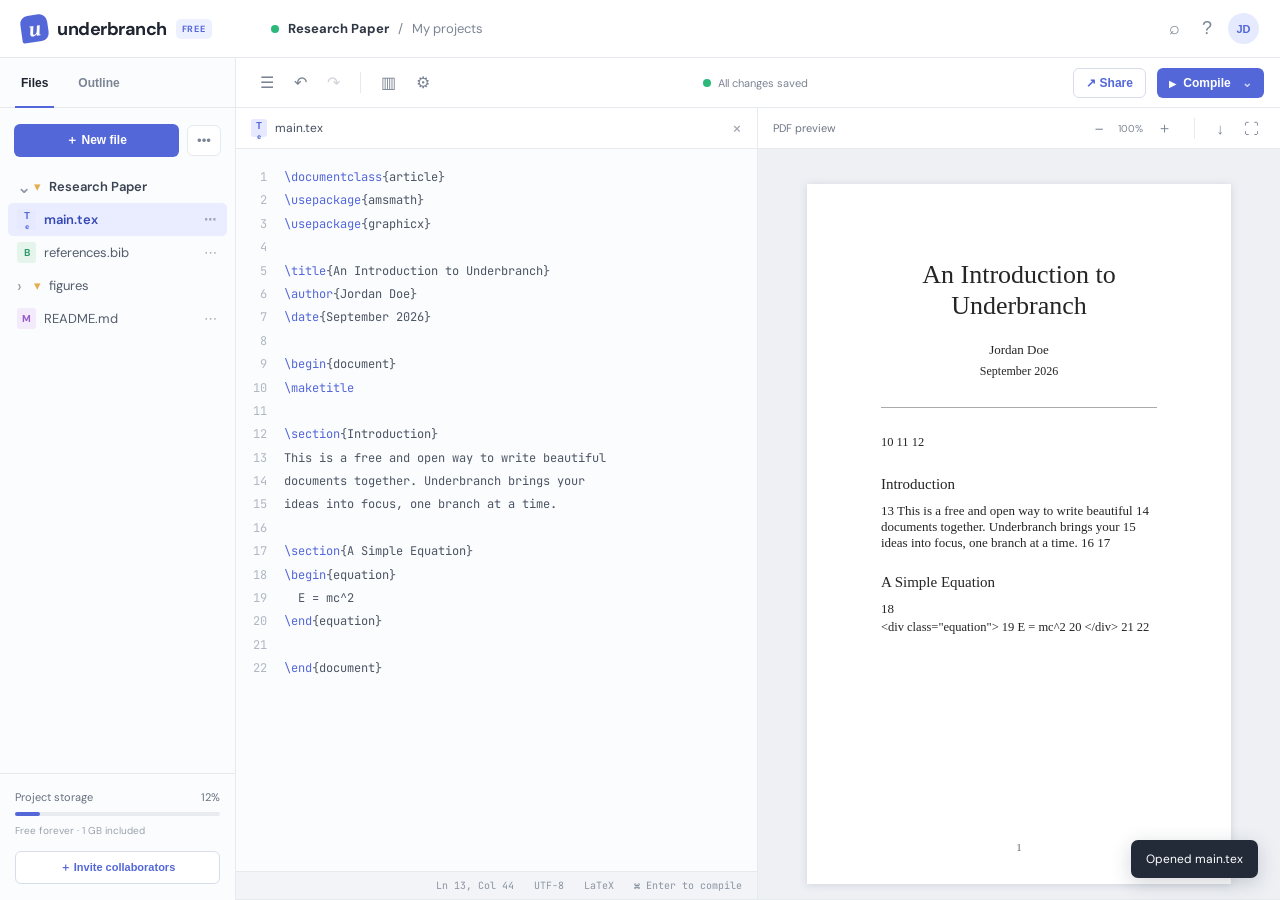
<file: index.html>
<!doctype html>
<html lang="en">
<head>
  <meta charset="UTF-8" />
  <meta name="viewport" content="width=device-width, initial-scale=1.0" />
  <title>Underbranch — Free collaborative LaTeX</title>
  <link rel="preconnect" href="https://fonts.googleapis.com">
  <link href="https://fonts.googleapis.com/css2?family=DM+Sans:wght@400;500;600;700&family=JetBrains+Mono:wght@400;500&display=swap" rel="stylesheet">
  <link rel="stylesheet" href="styles.css" />
</head>
<body>
  <header class="topbar">
    <div class="brand"><div class="brand-mark">u</div><span>underbranch</span><span class="free-pill">FREE</span></div>
    <div class="project-title"><span class="dot green"></span><strong>Research Paper</strong><span class="muted">/</span><span class="muted">My projects</span></div>
    <div class="top-actions">
      <button class="icon-btn" title="Search">⌕</button>
      <button class="icon-btn" title="Help">?</button>
      <button class="avatar">JD</button>
    </div>
  </header>

  <div class="workspace">
    <aside class="sidebar">
      <div class="side-tabs"><button class="side-tab active">Files</button><button class="side-tab">Outline</button></div>
      <div class="file-actions"><button class="new-file" id="newFileBtn">＋ New file</button><button class="more">•••</button></div>
      <div class="file-tree">
        <div class="tree-row folder open"><span class="chevron">⌄</span><span class="folder-icon">▾</span><span>Research Paper</span></div>
        <div class="tree-row selected" data-file="main.tex"><span class="file-icon tex">T<small>e</small></span><span>main.tex</span><span class="row-more">⋯</span></div>
        <div class="tree-row" data-file="references.bib"><span class="file-icon bib">B</span><span>references.bib</span><span class="row-more">⋯</span></div>
        <div class="tree-row" data-file="figures"><span class="chevron">›</span><span class="folder-icon">▾</span><span>figures</span></div>
        <div class="tree-row" data-file="README.md"><span class="file-icon md">M</span><span>README.md</span><span class="row-more">⋯</span></div>
      </div>
      <div class="sidebar-bottom"><div class="storage-head"><span>Project storage</span><span>12%</span></div><div class="progress"><i></i></div><p>Free forever · 1 GB included</p><button class="invite-btn">＋ Invite collaborators</button></div>
    </aside>

    <main class="main-panel">
      <div class="toolbar">
        <div class="toolbar-group"><button class="tool-btn" id="menuBtn">☰</button><button class="tool-btn">↶</button><button class="tool-btn disabled">↷</button><span class="divider"></span><button class="tool-btn" title="Split view">▥</button><button class="tool-btn" title="Settings">⚙</button></div>
        <div class="compile-state"><span class="dot green"></span> All changes saved</div>
        <div class="toolbar-group"><button class="share-btn">↗ Share</button><button class="compile-btn" id="compileBtn"><span class="play">▶</span> Compile <span class="caret">⌄</span></button></div>
      </div>
      <div class="editor-workspace">
        <section class="editor-pane">
          <div class="editor-tab"><span class="file-icon tex">T<small>e</small></span><span>main.tex</span><span class="close">×</span></div>
          <div class="code-editor" id="editor" contenteditable="true" spellcheck="false"><div class="line"><span class="ln">1</span><span class="code cmd">\documentclass</span><span class="plain">{article}</span></div><div class="line"><span class="ln">2</span><span class="code cmd">\usepackage</span><span class="plain">{amsmath}</span></div><div class="line"><span class="ln">3</span><span class="code cmd">\usepackage</span><span class="plain">{graphicx}</span></div><div class="line empty"><span class="ln">4</span></div><div class="line"><span class="ln">5</span><span class="code cmd">\title</span><span class="plain">{An Introduction to Underbranch}</span></div><div class="line"><span class="ln">6</span><span class="code cmd">\author</span><span class="plain">{Jordan Doe}</span></div><div class="line"><span class="ln">7</span><span class="code cmd">\date</span><span class="plain">{September 2026}</span></div><div class="line empty"><span class="ln">8</span></div><div class="line"><span class="ln">9</span><span class="code cmd">\begin</span><span class="plain">{document}</span></div><div class="line"><span class="ln">10</span><span class="code cmd">\maketitle</span></div><div class="line empty"><span class="ln">11</span></div><div class="line"><span class="ln">12</span><span class="code cmd">\section</span><span class="plain">{Introduction}</span></div><div class="line"><span class="ln">13</span><span class="plain">This is a free and open way to write beautiful</span></div><div class="line"><span class="ln">14</span><span class="plain">documents together. Underbranch brings your</span></div><div class="line"><span class="ln">15</span><span class="plain">ideas into focus, one branch at a time.</span></div><div class="line empty"><span class="ln">16</span></div><div class="line"><span class="ln">17</span><span class="code cmd">\section</span><span class="plain">{A Simple Equation}</span></div><div class="line"><span class="ln">18</span><span class="code cmd">\begin</span><span class="plain">{equation}</span></div><div class="line"><span class="ln">19</span><span class="plain">  E = mc^2</span></div><div class="line"><span class="ln">20</span><span class="code cmd">\end</span><span class="plain">{equation}</span></div><div class="line empty"><span class="ln">21</span></div><div class="line"><span class="ln">22</span><span class="code cmd">\end</span><span class="plain">{document}</span></div></div>
          <div class="editor-status"><span>Ln 13, Col 44</span><span>UTF-8</span><span>LaTeX</span><span>⌘ Enter to compile</span></div>
        </section>
        <section class="preview-pane">
          <div class="preview-head"><span>PDF preview</span><div><button class="mini-btn" id="zoomOut">−</button><span class="zoom" id="zoomValue">100%</span><button class="mini-btn" id="zoomIn">＋</button><span class="divider"></span><button class="mini-btn" id="downloadTex" title="Download source">↓</button><button class="mini-btn" id="fullscreenPreview" title="Fullscreen preview">⛶</button></div></div>
          <div class="paper-wrap"><article class="paper"><h1>An Introduction<br>to Underbranch</h1><div class="paper-author">Jordan Doe</div><div class="paper-date">September 2026</div><hr><h2>1&nbsp;&nbsp; Introduction</h2><p>This is a free and open way to write beautiful documents together. Underbranch brings your ideas into focus, one branch at a time.</p><h2>2&nbsp;&nbsp; A Simple Equation</h2><div class="equation">E = mc<sup>2</sup></div><p class="small">Underbranch is built for everyone: students, researchers, and curious minds.</p><div class="page-num">1</div></article></div>
        </section>
      </div>
      <div class="log-panel" id="logPanel"><div class="log-title"><span>Compilation log</span><button id="closeLog">×</button></div><div class="log-content"><span class="ok">✓</span> Compilation successful in 0.8s<br><span class="muted">No errors or warnings. PDF updated just now.</span></div></div>
    </main>
  </div>
  <div class="toast" id="toast">Project compiled successfully</div>
  <script src="app.js"></script>
</body>
</html>
</file>
<file: styles.css>
:root{--ink:#1e2430;--muted:#7b8494;--line:#e6e9ee;--blue:#5367d9;--soft:#f6f7fa;--green:#25a26b}*{box-sizing:border-box}body{margin:0;color:var(--ink);font-family:'DM Sans',system-ui,sans-serif;font-size:13px;overflow:hidden;background:#fff}.topbar{height:58px;border-bottom:1px solid var(--line);display:flex;align-items:center;padding:0 21px;gap:30px;background:#fff}.brand{display:flex;align-items:center;gap:9px;font-size:18px;font-weight:700;letter-spacing:-.5px;min-width:220px}.brand-mark{width:27px;height:27px;border-radius:8px 8px 8px 2px;display:grid;place-items:center;background:#5367d9;color:white;font-family:Georgia;font-size:22px;font-style:italic;transform:rotate(-8deg)}.free-pill{font-size:9px;letter-spacing:.8px;color:#5367d9;background:#edf0ff;border-radius:5px;padding:4px 6px;font-weight:700}.project-title{display:flex;align-items:center;gap:9px;color:#303744;flex:1}.muted{color:var(--muted)}.dot{width:8px;height:8px;border-radius:50%;display:inline-block}.green{background:#2bb879}.top-actions{display:flex;align-items:center;gap:10px}.icon-btn,.tool-btn,.mini-btn{border:0;background:transparent;color:#7b8494;cursor:pointer;font-size:18px}.icon-btn:hover,.tool-btn:hover,.mini-btn:hover{color:var(--ink)}.avatar{background:#e6eafe;color:#5367d9;border:0;border-radius:50%;width:31px;height:31px;font-size:11px;font-weight:700}.workspace{height:calc(100vh - 58px);display:flex}.sidebar{width:236px;border-right:1px solid var(--line);display:flex;flex-direction:column;background:#fbfcfd}.side-tabs{display:flex;border-bottom:1px solid var(--line);height:50px;padding:0 15px;gap:18px}.side-tab{border:0;background:none;color:var(--muted);font-weight:600;font-size:12px;position:relative}.side-tab.active{color:var(--ink)}.side-tab.active:after{content:'';position:absolute;bottom:-1px;left:0;right:0;height:2px;background:var(--blue)}.file-actions{display:flex;align-items:center;gap:8px;padding:16px 14px 10px}.new-file{background:#5367d9;color:#fff;border:0;border-radius:6px;padding:8px 12px;font-size:12px;font-weight:600;cursor:pointer;flex:1}.new-file:hover,.compile-btn:hover{background:#4256c5}.more{border:1px solid var(--line);border-radius:6px;background:#fff;color:var(--muted);height:31px;width:34px}.file-tree{padding:3px 8px}.tree-row{height:33px;border-radius:5px;display:flex;align-items:center;gap:8px;padding:0 9px;color:#535d6c;cursor:pointer}.tree-row:hover{background:#f0f2f8}.tree-row.selected{background:#e9edff;color:#3548b4;font-weight:600}.tree-row.folder{font-weight:600;color:#394351}.chevron{color:#9098a5;font-size:17px;width:9px}.folder-icon{font-size:13px;color:#e5ad52}.file-icon{width:19px;height:21px;border-radius:3px;display:inline-grid;place-items:center;font-size:10px;font-weight:700;position:relative}.file-icon.tex{background:#e6e9ff;color:#5367d9}.file-icon.tex small{font-size:7px}.file-icon.bib{background:#e6f5ec;color:#2b9b6b}.file-icon.md{background:#f3eafb;color:#975bc7}.row-more{margin-left:auto;color:#a0a7b2;letter-spacing:1px}.sidebar-bottom{margin-top:auto;padding:16px 15px;border-top:1px solid var(--line)}.storage-head{display:flex;justify-content:space-between;color:#667080;font-size:11px}.progress{height:4px;background:#e8ebf0;border-radius:5px;margin:8px 0}.progress i{display:block;width:12%;height:100%;background:var(--blue);border-radius:5px}.sidebar-bottom p{color:#9aa2ae;font-size:10px;margin:0 0 14px}.invite-btn{background:white;border:1px solid #d8ddea;color:#5367d9;border-radius:6px;width:100%;padding:8px;font-weight:600;font-size:11px;cursor:pointer}.main-panel{flex:1;min-width:0;position:relative;display:flex;flex-direction:column}.toolbar{height:50px;border-bottom:1px solid var(--line);display:flex;align-items:center;justify-content:space-between;padding:0 16px}.toolbar-group{display:flex;align-items:center;gap:4px}.tool-btn{padding:5px 8px;font-size:16px}.tool-btn.disabled{opacity:.35}.divider{height:21px;border-left:1px solid var(--line);margin:0 8px}.compile-state{color:#7a8493;font-size:11px;display:flex;align-items:center;gap:7px}.share-btn{border:1px solid #d8ddea;color:#5367d9;background:#fff;border-radius:6px;padding:7px 12px;font-weight:600;font-size:12px;margin-right:7px}.compile-btn{border:0;background:#5367d9;color:#fff;border-radius:6px;padding:8px 12px;font-weight:600;font-size:12px;cursor:pointer}.play{font-size:9px;margin-right:4px}.caret{margin-left:8px;opacity:.7}.editor-workspace{display:flex;flex:1;min-height:0}.editor-pane,.preview-pane{width:50%;display:flex;flex-direction:column;min-width:0}.editor-pane{border-right:1px solid var(--line)}.editor-tab{height:41px;display:flex;align-items:center;gap:8px;padding:0 15px;border-bottom:1px solid var(--line);color:#44505f;font-size:12px}.editor-tab .file-icon{width:16px;height:18px}.close{margin-left:auto;color:#a0a7b2;font-size:18px}.code-editor{padding:17px 0 40px;background:#fbfcfe;flex:1;overflow:auto;font-family:'JetBrains Mono',monospace;font-size:12px;line-height:1.95;outline:none;color:#424b58}.line{display:flex;white-space:pre;min-height:23px}.ln{color:#b0b7c2;width:48px;text-align:right;padding-right:17px;user-select:none}.cmd{color:#5367d9}.plain{color:#4b5563}.editor-status{height:28px;background:#f2f4f7;border-top:1px solid var(--line);display:flex;justify-content:flex-end;align-items:center;gap:20px;padding:0 15px;color:#8b94a2;font:10px 'JetBrains Mono',monospace}.preview-head{height:41px;border-bottom:1px solid var(--line);display:flex;align-items:center;justify-content:space-between;padding:0 15px;color:#6d7685;font-size:11px}.preview-head>div{display:flex;align-items:center;gap:8px}.mini-btn{font-size:15px}.zoom{font-size:10px;color:#7d8694}.paper-wrap{flex:1;overflow:auto;background:#eef0f4;padding:35px 20px;display:flex;justify-content:center}.paper{width:min(570px,88%);min-height:700px;background:white;box-shadow:0 1px 8px #cfd3dc;padding:75px 74px;position:relative;color:#252525;font-family:Georgia,serif}.paper h1{font-size:26px;line-height:1.2;text-align:center;font-weight:500;margin:0 0 21px}.paper-author,.paper-date{text-align:center;font-size:13px}.paper-date{margin-top:6px;font-size:12px}.paper hr{border:0;border-top:1px solid #aaa;margin:28px 0 24px}.paper h2{font-size:15px;font-weight:500;margin:23px 0 10px}.paper p{font-size:12.5px;line-height:1.65;text-align:justify;margin:0}.equation{text-align:center;font-size:17px;margin:20px 0}.small{margin-top:29px!important;font-size:11px!important}.page-num{position:absolute;bottom:31px;left:0;right:0;text-align:center;font-size:11px;color:#666}.log-panel{height:0;overflow:hidden;border-top:1px solid var(--line);background:#fff;transition:height .2s}.log-panel.open{height:110px}.log-title{height:35px;padding:0 16px;display:flex;justify-content:space-between;align-items:center;font-size:11px;font-weight:600}.log-title button{border:0;background:none;color:#9aa2ae;font-size:17px}.log-content{padding:4px 17px;font:11px 'JetBrains Mono',monospace;line-height:1.8;color:#546070}.ok{color:#24a46b;font-size:14px}.toast{position:fixed;right:22px;bottom:22px;background:#232b38;color:#fff;padding:11px 15px;border-radius:7px;box-shadow:0 5px 20px #202b3b33;opacity:0;transform:translateY(10px);transition:.25s;font-size:12px}.toast.show{opacity:1;transform:translateY(0)}@media(max-width:800px){.sidebar{width:190px}.project-title .muted{display:none}.paper{padding:45px 30px}.paper-wrap{padding:20px 8px}.ln{width:34px;padding-right:10px}.editor-pane,.preview-pane{width:50%}}
</file>
